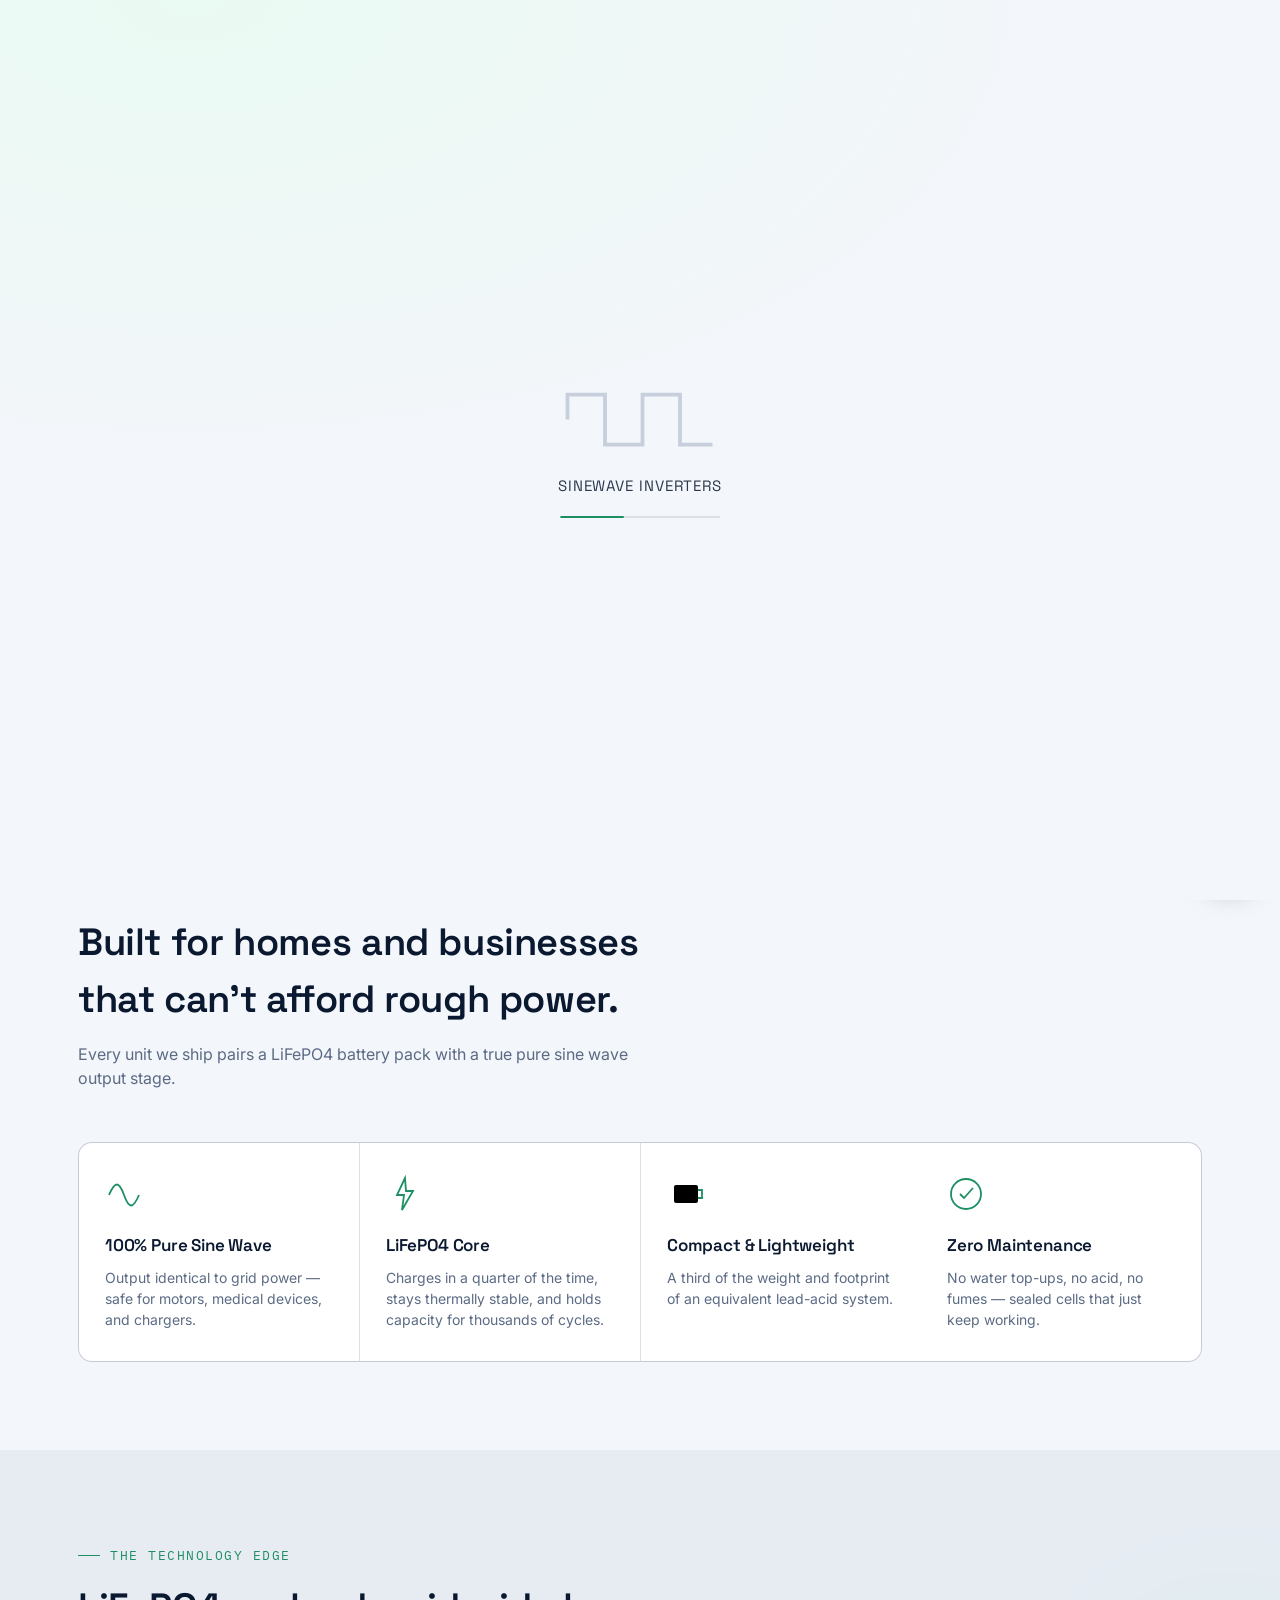
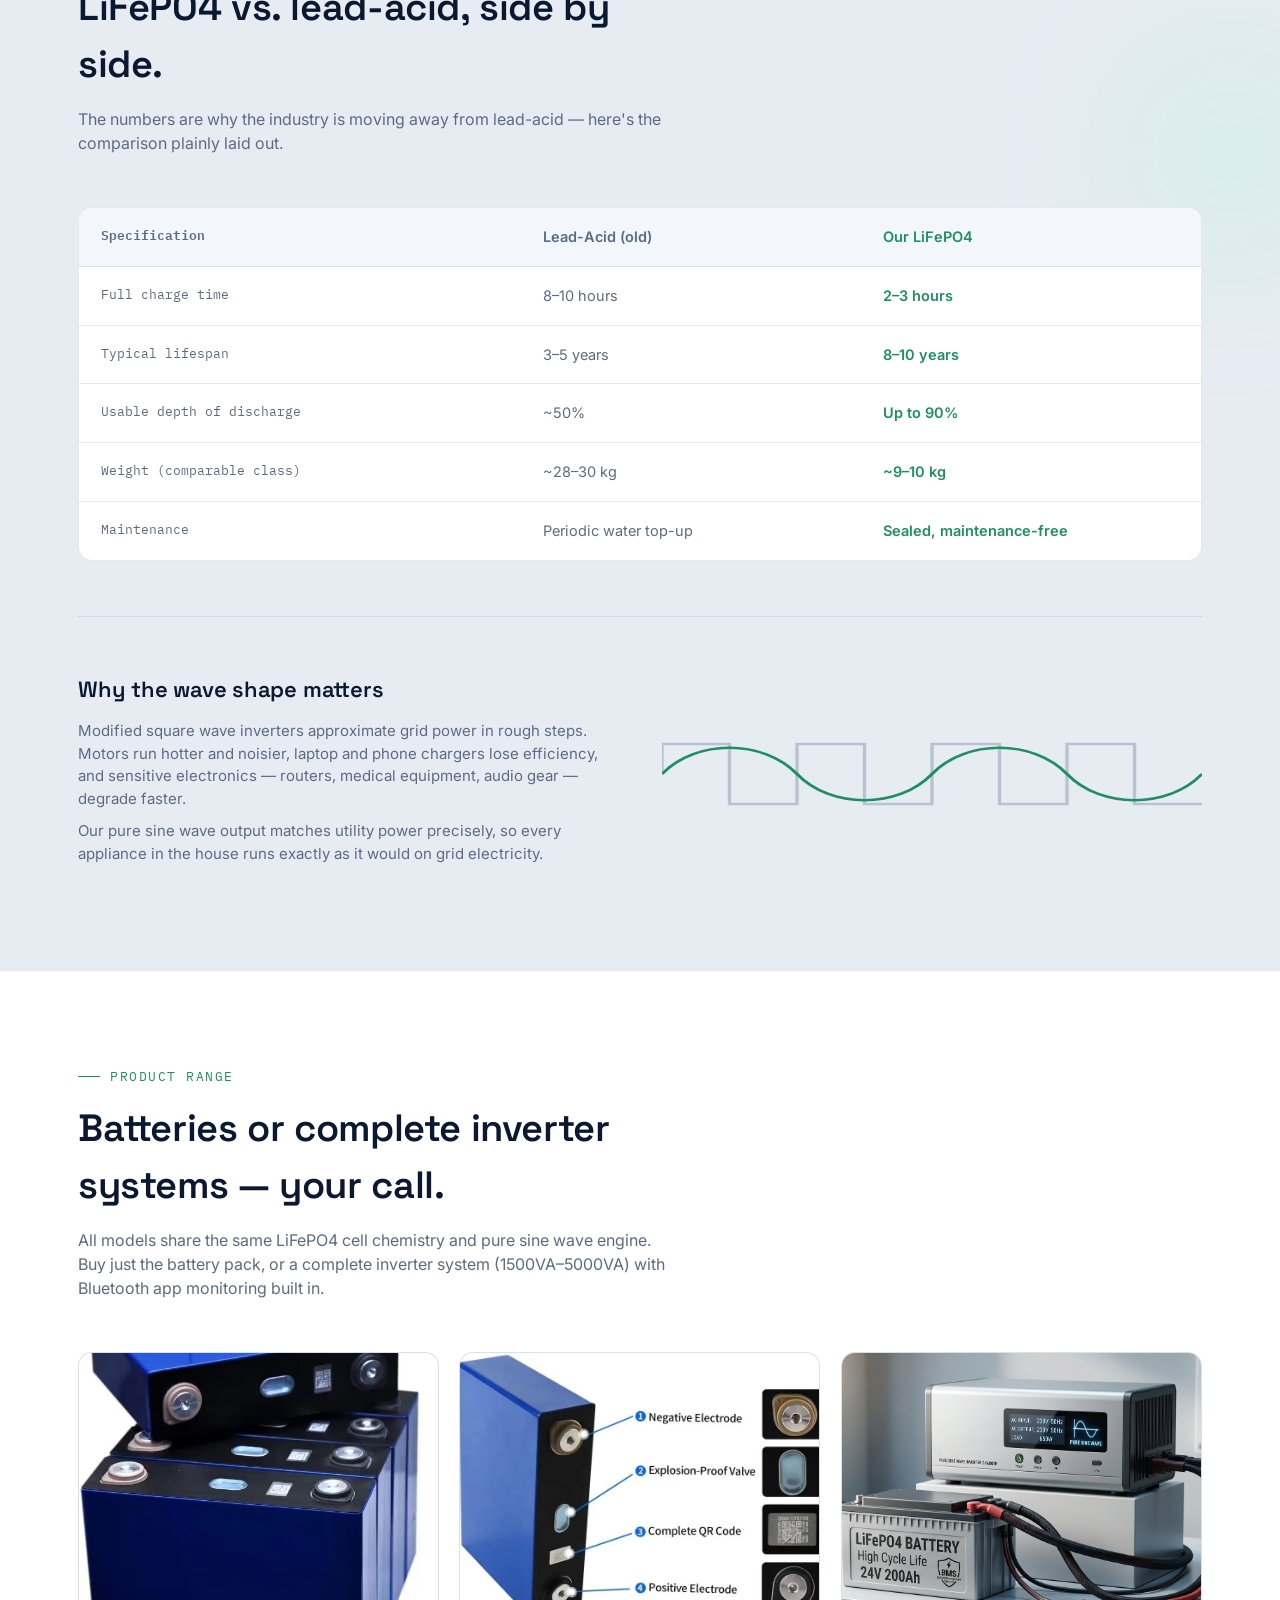
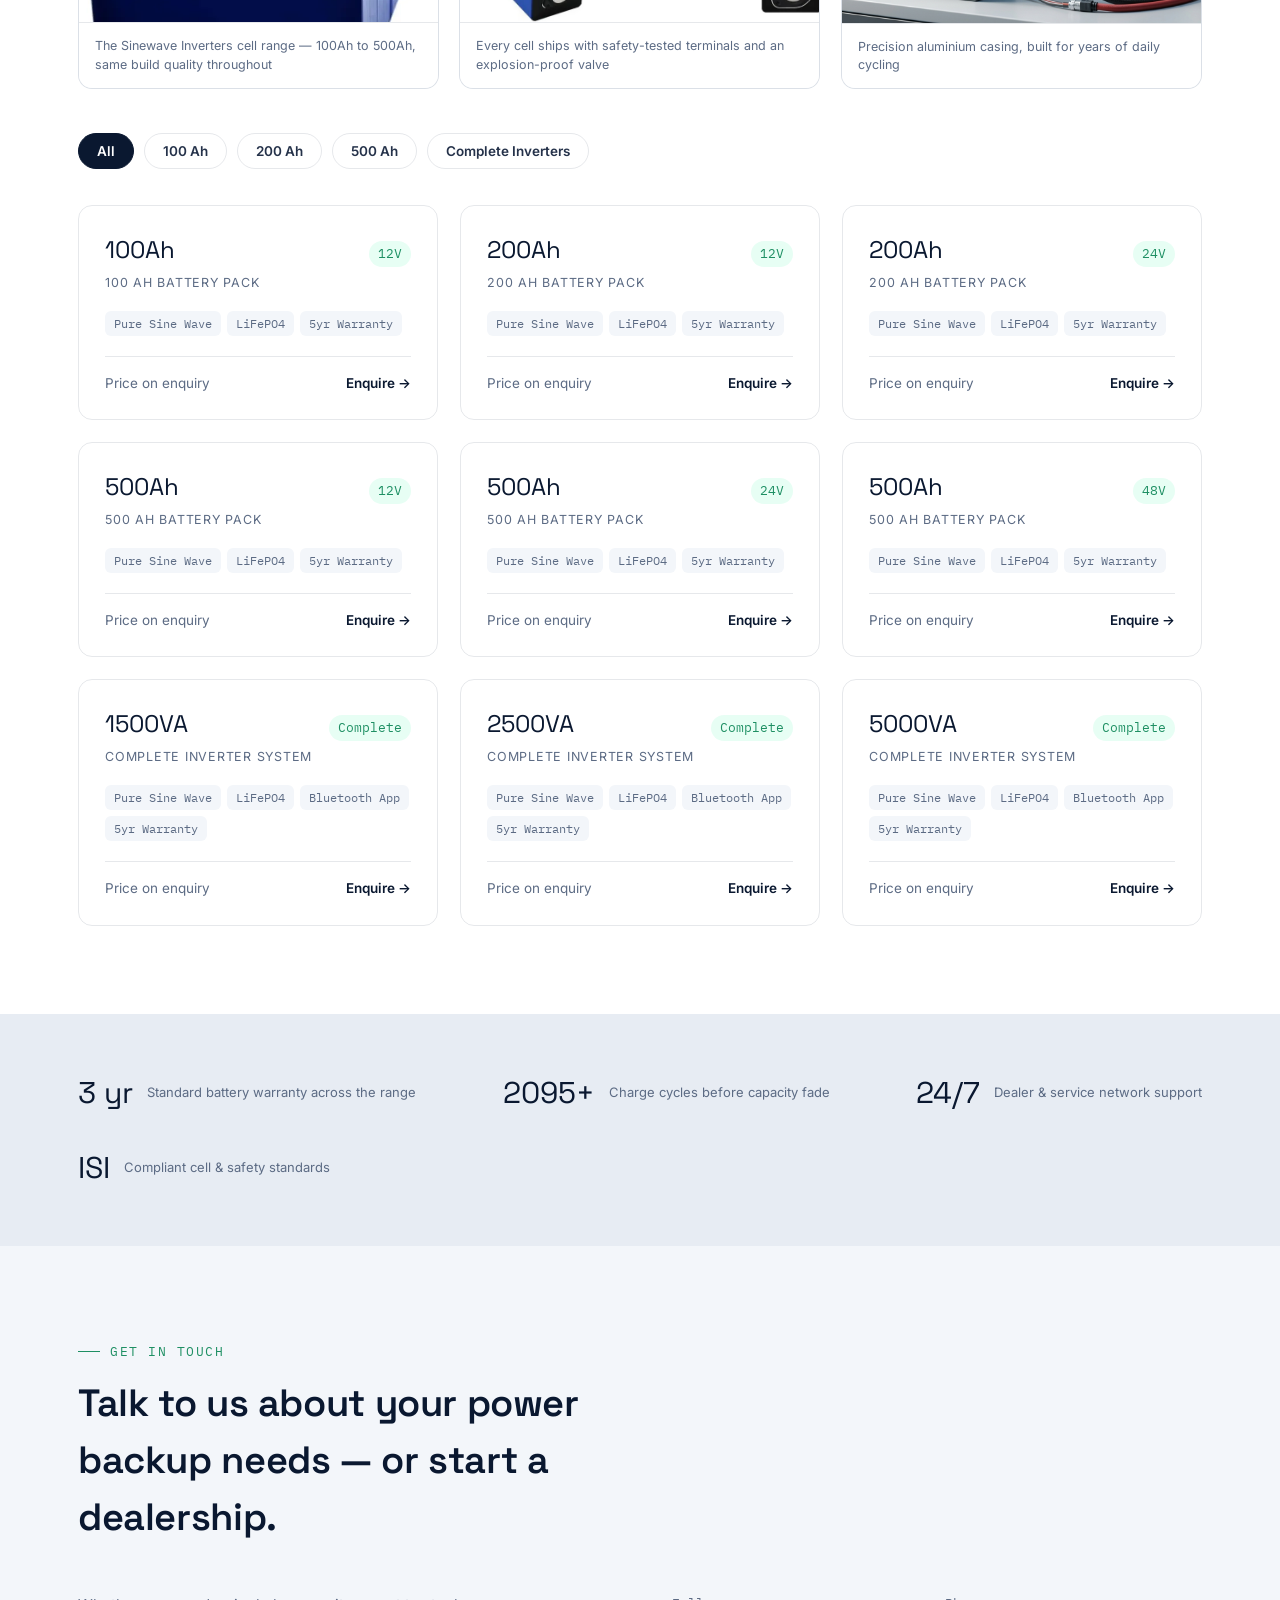
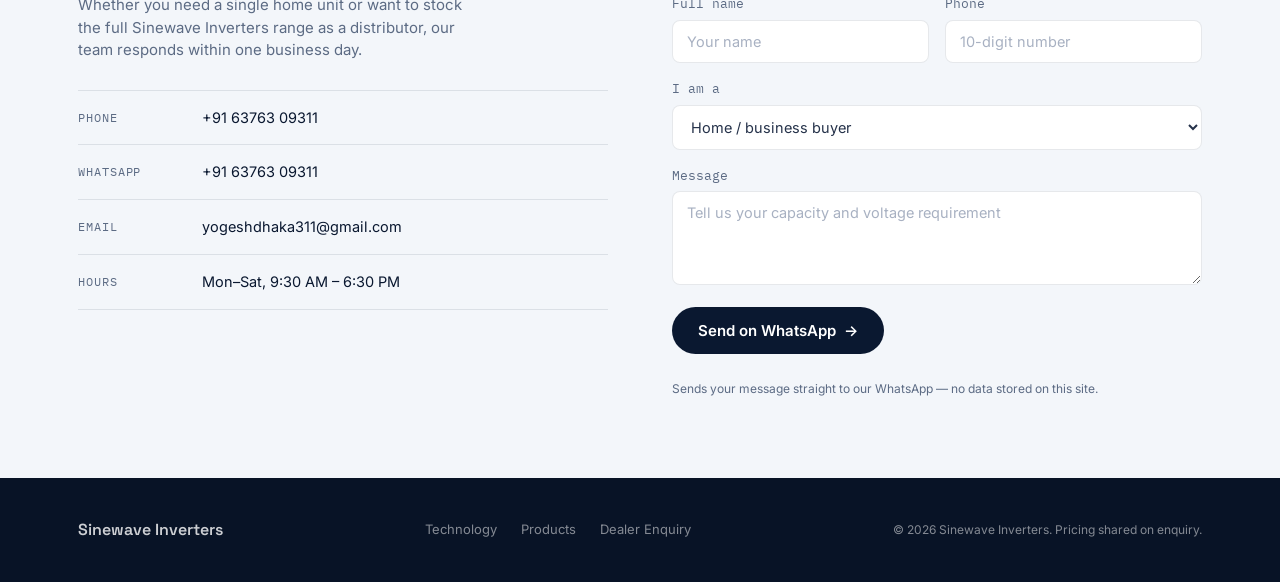
<file: index.html>
<!DOCTYPE html>
<html lang="en">
<head>
<meta charset="UTF-8">
<meta name="viewport" content="width=device-width, initial-scale=1.0">

<!-- ============ PRIMARY SEO ============ -->
<title>Sinewave Inverters — LiFePO4 Batteries &amp; Pure Sine Wave Inverter Systems | 1500VA–5000VA</title>
<meta name="description" content="Sinewave Inverters manufactures LiFePO4 pure sine wave inverters and batteries — 100Ah–500Ah battery packs and 1500VA–5000VA complete inverter systems with Bluetooth app monitoring. 5-year warranty.">
<meta name="keywords" content="LiFePO4 inverter, pure sine wave inverter, lithium iron phosphate battery, home power backup inverter, Bluetooth inverter, inverter battery manufacturer, 5000VA inverter, dealer inverter battery">
<meta name="robots" content="index, follow">
<meta name="theme-color" content="#0A1830">
<link rel="canonical" href="https://sinepower.vercel.app/">

<!-- Domain is set to sinepower.vercel.app. If you later move to a custom
     domain, find-and-replace "sinepower.vercel.app" across this file,
     sitemap.xml and robots.txt -->

<!-- ============ SOCIAL PREVIEW (Open Graph / Twitter) ============ -->
<meta property="og:type" content="website">
<meta property="og:site_name" content="Sinewave Inverters">
<meta property="og:title" content="Sinewave Inverters — LiFePO4 Batteries & Pure Sine Wave Inverter Systems">
<meta property="og:description" content="LiFePO4 battery packs (100Ah–500Ah) and complete pure sine wave inverter systems (1500VA–5000VA) with Bluetooth monitoring. 5-year warranty.">
<meta property="og:url" content="https://sinepower.vercel.app/">
<meta property="og:image" content="https://sinepower.vercel.app/assets/battery-stack.webp">
<meta name="twitter:card" content="summary_large_image">
<meta name="twitter:title" content="Sinewave Inverters — LiFePO4 Batteries & Pure Sine Wave Inverter Systems">
<meta name="twitter:description" content="LiFePO4 battery packs and complete pure sine wave inverter systems (1500VA–5000VA) with Bluetooth monitoring.">
<meta name="twitter:image" content="https://sinepower.vercel.app/assets/battery-stack.webp">

<!-- Google Search Console ownership verification -->
<meta name="google-site-verification" content="wMZaxv_zjZL9ARDn1_PmYzgYtuaixyaL3ocqLYp9uR8">

<link rel="icon" href="/favicon.ico" sizes="any">
<link rel="icon" type="image/svg+xml" href="favicon.svg">
<link rel="icon" type="image/png" sizes="32x32" href="favicon-32x32.png">
<link rel="apple-touch-icon" href="apple-touch-icon.png">
<link rel="preconnect" href="https://fonts.googleapis.com">
<link href="https://fonts.googleapis.com/css2?family=Space+Grotesk:wght@400;500;600;700&family=Inter:wght@400;500;600;700&family=IBM+Plex+Mono:wght@400;500&display=swap" rel="stylesheet">
<link rel="stylesheet" href="styles.css">

<!-- ============ STRUCTURED DATA (helps Google + AI search understand the site) ============ -->
<script type="application/ld+json">
{
  "@context": "https://schema.org",
  "@type": "Organization",
  "name": "Sinewave Inverters",
  "url": "https://sinepower.vercel.app/",
  "logo": "https://sinepower.vercel.app/icon-192.png",
  "description": "Sinewave Inverters manufactures LiFePO4 pure sine wave batteries and complete inverter systems for home and business power backup.",
  "telephone": "+91-6376309311",
  "email": "yogeshdhaka311@gmail.com",
  "contactPoint": {
    "@type": "ContactPoint",
    "telephone": "+91-6376309311",
    "contactType": "customer service",
    "email": "yogeshdhaka311@gmail.com",
    "areaServed": "IN"
  },
  "sameAs": [
    "https://wa.me/916376309311"
  ]
}
</script>
<script type="application/ld+json">
{
  "@context": "https://schema.org",
  "@type": "FAQPage",
  "mainEntity": [
    {
      "@type": "Question",
      "name": "What is LiFePO4 and why does Sinewave Inverters use it?",
      "acceptedAnswer": {
        "@type": "Answer",
        "text": "LiFePO4 (Lithium Iron Phosphate) is a lithium battery chemistry known for thermal stability and a long cycle life. Compared to old lead-acid batteries, it charges in 2-3 hours instead of 8-10, lasts 8-10 years instead of 3-5, and is sealed and maintenance-free."
      }
    },
    {
      "@type": "Question",
      "name": "Does Sinewave Inverters sell just the battery, or a complete inverter?",
      "acceptedAnswer": {
        "@type": "Answer",
        "text": "Both. You can buy a standalone LiFePO4 battery pack (100Ah, 200Ah, or 500Ah) to pair with your existing inverter, or a complete pure sine wave inverter system (1500VA, 2500VA, or 5000VA) with the battery built in."
      }
    },
    {
      "@type": "Question",
      "name": "What battery capacities and voltages are available?",
      "acceptedAnswer": {
        "@type": "Answer",
        "text": "100Ah is available in 12V. 200Ah is available in 12V and 24V. 500Ah is available in 12V, 24V, and 48V."
      }
    },
    {
      "@type": "Question",
      "name": "Do Sinewave Inverters inverters have Bluetooth?",
      "acceptedAnswer": {
        "@type": "Answer",
        "text": "Yes, all complete Sinewave Inverters inverter systems (1500VA-5000VA) include Bluetooth connectivity for app-based monitoring of charge level, load, and alerts."
      }
    },
    {
      "@type": "Question",
      "name": "What warranty does Sinewave Inverters offer?",
      "acceptedAnswer": {
        "@type": "Answer",
        "text": "Sinewave Inverters batteries carry a 5-year standard warranty and are rated for 3000+ charge cycles."
      }
    },
    {
      "@type": "Question",
      "name": "How do I get pricing or become an Sinewave Inverters dealer?",
      "acceptedAnswer": {
        "@type": "Answer",
        "text": "Pricing is shared on enquiry. Message Sinewave Inverters on WhatsApp or phone at +91 63763 09311, or email yogeshdhaka311@gmail.com, and mention whether you're a buyer or a prospective dealer."
      }
    }
  ]
}
</script>
</head>
<body>

<!-- PRELOADER -->
<div class="preloader" id="preloader">
  <svg class="preloader-mark" viewBox="0 0 120 60">
    <path class="pl-square" d="M2,30 L2,10 L32,10 L32,50 L62,50 L62,10 L92,10 L92,50 L118,50"/>
    <path class="pl-sine" d="M2,30 C17,4 32,4 47,30 C62,56 77,56 92,30 C97,21 102,17 108,17"/>
  </svg>
  <div class="preloader-label">Sinewave Inverters</div>
  <div class="preloader-bar"><span></span></div>
</div>

<!-- AI SUPPORT CHAT WIDGET -->
<div class="chat-widget" id="chatWidget">

  <!-- Launcher button -->
  <button class="chat-launcher" id="chatLauncher" aria-label="Open Sinewave Inverters support chat" aria-expanded="false">
    <svg class="ic-chat" viewBox="0 0 26 26"><path d="M4 6h18a1 1 0 0 1 1 1v10a1 1 0 0 1-1 1H10l-5 4v-4H4a1 1 0 0 1-1-1V7a1 1 0 0 1 1-1Z"/><path d="M7.5 10.5 C9 8, 10.5 8, 11.5 10.5 S13.5 13, 15 10.5" class="ic-wave"/></svg>
    <svg class="ic-close" viewBox="0 0 24 24"><path d="M6 6l12 12M18 6L6 18"/></svg>
    <span class="chat-dot"></span>
  </button>

  <!-- Chat panel -->
  <div class="chat-panel" id="chatPanel" role="dialog" aria-label="Sinewave Inverters support chat">
    <div class="chat-header">
      <div class="chat-header-info">
        <svg class="chat-logo-mark" viewBox="0 0 26 26"><path d="M1 13 C4 4, 8 4, 11 13 S18 22, 21 13 S25 13, 25 13"/></svg>
        <div>
          <div class="chat-title">Sinewave Inverters Assistant</div>
          <div class="chat-status"><span class="status-dot"></span>Powered by AI · Online</div>
        </div>
      </div>
      <a class="chat-wa-icon" href="https://wa.me/916376309311?text=Hi%20Sinewave Inverters%2C%20I%27d%20like%20to%20talk%20to%20your%20team." target="_blank" rel="noopener" aria-label="Continue on WhatsApp" title="Continue on WhatsApp">
        <svg viewBox="0 0 32 32"><path d="M16 3C9 3 3.3 8.6 3.3 15.6c0 2.4.7 4.7 1.9 6.7L3 29l6.9-2.1c1.9 1 4 1.6 6.1 1.6 7 0 12.7-5.6 12.7-12.6C28.7 8.6 23 3 16 3Zm0 23c-1.9 0-3.8-.5-5.4-1.5l-.4-.2-4.1 1.3 1.3-4-.3-.4a10.4 10.4 0 0 1-1.6-5.6C5.5 9.7 10.2 5 16 5c5.8 0 10.5 4.7 10.5 10.5C26.5 21.3 21.8 26 16 26Z"/><path d="M21.4 18.3c-.3-.2-1.9-1-2.2-1.1-.3-.1-.5-.2-.7.2-.2.3-.8 1-1 1.3-.2.2-.3.2-.6.1-.3-.2-1.3-.5-2.4-1.5-.9-.8-1.5-1.8-1.7-2.1-.2-.3 0-.5.1-.6.1-.1.3-.3.4-.5.2-.2.2-.3.3-.5.1-.2 0-.4 0-.6-.1-.2-.7-1.7-1-2.3-.3-.6-.5-.5-.7-.5h-.6c-.2 0-.5.1-.8.4-.3.3-1 1-1 2.4 0 1.4 1 2.8 1.2 3 .1.2 2 3.1 4.9 4.3.7.3 1.2.5 1.6.6.7.2 1.3.2 1.8.1.5-.1 1.9-.8 2.1-1.5.3-.7.3-1.3.2-1.5-.1-.1-.3-.2-.6-.4Z"/></svg>
      </a>
    </div>

    <div class="chat-messages" id="chatMessages"></div>

    <div class="chat-typing" id="chatTyping" hidden>
      <span></span><span></span><span></span>
    </div>

    <form class="chat-input-row" id="chatForm">
      <input type="text" id="chatInput" placeholder="Ask about capacity, warranty, price..." maxlength="500" autocomplete="off" required>
      <button type="submit" class="chat-send" aria-label="Send">
        <svg viewBox="0 0 24 24"><path d="M3 11.5 21 3l-8.5 18-2.2-7.3L3 11.5Z"/></svg>
      </button>
    </form>
    <a class="chat-wa-fallback" href="https://wa.me/916376309311?text=Hi%20Sinewave Inverters%2C%20I%27d%20like%20to%20talk%20to%20your%20team." target="_blank" rel="noopener">
      Prefer a human? Continue on WhatsApp →
    </a>
  </div>
</div>

<header id="siteHeader">
  <nav>
    <a href="#top" class="logo">
      <svg class="mark" viewBox="0 0 26 26"><path class="mark-path" d="M1 13 C4 4, 8 4, 11 13 S18 22, 21 13 S25 13, 25 13"/></svg>
      Sinewave Inverters
    </a>
    <ul class="nav-links" id="navLinks">
      <li><a href="#tech">Technology</a></li>
      <li><a href="#products">Products</a></li>
      <li><a href="#warranty">Warranty</a></li>
      <li><a href="#contact">Contact</a></li>
      <li><a href="#contact" class="nav-cta">Become a Dealer</a></li>
    </ul>
    <button class="menu-toggle" id="menuToggle" aria-label="Toggle menu"><span></span><span></span><span></span></button>
  </nav>
</header>

<main id="top">

  <!-- HERO -->
  <section class="hero">
    <div class="hero-bg" aria-hidden="true">
      <div class="blob blob-1"></div>
      <div class="blob blob-2"></div>
      <div class="particles" id="particles"></div>
    </div>
    <div class="wrap hero-grid">
      <div>
        <div class="eyebrow reveal">LiFePO4 &middot; Pure Sine Wave</div>
        <h1 class="reveal" style="--d:0.05s">Power backup, <em>purified.</em></h1>
        <p class="lead reveal" style="--d:0.1s">Sinewave Inverters builds pure sine wave inverters and battery packs on LiFePO4 (Lithium Iron Phosphate) cells — faster charging, a decade-long lifespan, and current clean enough for your most sensitive appliances. Complete inverter systems come with Bluetooth app monitoring.</p>
        <div class="btn-row reveal" style="--d:0.15s">
          <a href="#products" class="btn btn-primary"><span>Explore Products</span> →</a>
          <a href="#contact" class="btn btn-ghost">Become a Dealer</a>
        </div>
        <div class="hero-stats reveal" style="--d:0.2s">
          <div><strong class="count" data-count="4" data-suffix="×">0×</strong><span>Faster charging</span></div>
          <div><strong class="count" data-count="10" data-suffix=" yr">0 yr</strong><span>Typical lifespan</span></div>
          <div><strong class="count" data-count="3" data-prefix="1/">1/0</strong><span>The weight of lead-acid</span></div>
        </div>
      </div>
      <div class="wave-box reveal" style="--d:0.1s">
        <svg viewBox="0 0 460 160" preserveAspectRatio="none">
          <path class="wave-square" d="M0,80 L0,30 L57,30 L57,130 L115,130 L115,30 L172,30 L172,130 L230,130 L230,30 L287,30 L287,130 L345,130 L345,30 L402,30 L402,130 L460,130"/>
          <path class="wave-sine" d="M0,80 C38,10 78,10 115,80 C153,150 192,150 230,80 C268,10 307,10 345,80 C383,150 422,150 460,80"/>
        </svg>
        <div class="wave-labels">
          <span class="wl-old">— Old: Modified Square Wave</span>
          <span class="wl-new">Sinewave Inverters: Pure Sine Wave —</span>
        </div>
        <p class="wave-caption">Cheaper inverters approximate a sine wave with rough steps — motors buzz, chargers overheat, sensitive electronics wear out faster. Sinewave Inverters reproduces the smooth curve of grid power exactly.</p>
      </div>
    </div>
  </section>

  <div class="divider" aria-hidden="true">
    <svg viewBox="0 0 1200 34" preserveAspectRatio="none"><path d="M0,17 C50,0 100,34 150,17 C200,0 250,34 300,17 C350,0 400,34 450,17 C500,0 550,34 600,17 C650,0 700,34 750,17 C800,0 850,34 900,17 C950,0 1000,34 1050,17 C1100,0 1150,34 1200,17" fill="none" stroke="#E7ECF3" stroke-width="2"/></svg>
  </div>

  <!-- BENEFITS -->
  <section class="benefits" id="benefits">
    <div class="wrap">
      <div class="section-head reveal">
        <div class="eyebrow">Why Sinewave Inverters</div>
        <h2>Built for homes and businesses that can't afford rough power.</h2>
        <p>Every unit we ship pairs a LiFePO4 battery pack with a true pure sine wave output stage.</p>
      </div>
      <div class="benefit-grid">
        <div class="benefit-card reveal" style="--d:0s">
          <svg class="icon" viewBox="0 0 38 38"><path d="M4,20 C10,6 14,6 19,20 C24,34 28,34 34,20"/></svg>
          <h3>100% Pure Sine Wave</h3>
          <p>Output identical to grid power — safe for motors, medical devices, and chargers.</p>
        </div>
        <div class="benefit-card reveal" style="--d:0.08s">
          <svg class="icon" viewBox="0 0 38 38"><path d="M19,3 L11,20 L18,20 L16,35 L27,16 L20,16 Z"/></svg>
          <h3>LiFePO4 Core</h3>
          <p>Charges in a quarter of the time, stays thermally stable, and holds capacity for thousands of cycles.</p>
        </div>
        <div class="benefit-card reveal" style="--d:0.16s">
          <svg class="icon" viewBox="0 0 38 38"><rect x="7" y="10" width="24" height="18" rx="2"/><path d="M31,15 L35,15 L35,23 L31,23"/></svg>
          <h3>Compact &amp; Lightweight</h3>
          <p>A third of the weight and footprint of an equivalent lead-acid system.</p>
        </div>
        <div class="benefit-card reveal" style="--d:0.24s">
          <svg class="icon" viewBox="0 0 38 38"><circle cx="19" cy="19" r="15"/><path d="M13,19 L17,23 L26,13"/></svg>
          <h3>Zero Maintenance</h3>
          <p>No water top-ups, no acid, no fumes — sealed cells that just keep working.</p>
        </div>
      </div>
    </div>
  </section>

  <!-- TECHNOLOGY -->
  <section class="tech" id="tech">
    <div class="tech-bg" aria-hidden="true"><div class="blob blob-3"></div></div>
    <div class="wrap">
      <div class="section-head reveal">
        <div class="eyebrow">The Technology Edge</div>
        <h2>LiFePO4 vs. lead-acid, side by side.</h2>
        <p>The numbers are why the industry is moving away from lead-acid — here's the comparison plainly laid out.</p>
      </div>
      <div class="compare reveal">
        <div class="head">Specification</div>
        <div class="head col-old">Lead-Acid (old)</div>
        <div class="head col-new">Our LiFePO4</div>

        <div>Full charge time</div>
        <div class="col-old">8–10 hours</div>
        <div class="col-new">2–3 hours</div>

        <div>Typical lifespan</div>
        <div class="col-old">3–5 years</div>
        <div class="col-new">8–10 years</div>

        <div>Usable depth of discharge</div>
        <div class="col-old">~50%</div>
        <div class="col-new">Up to 90%</div>

        <div>Weight (comparable class)</div>
        <div class="col-old">~28–30 kg</div>
        <div class="col-new">~9–10 kg</div>

        <div>Maintenance</div>
        <div class="col-old">Periodic water top-up</div>
        <div class="col-new">Sealed, maintenance-free</div>
      </div>

      <div class="sine-note">
        <div class="reveal">
          <h3>Why the wave shape matters</h3>
          <p>Modified square wave inverters approximate grid power in rough steps. Motors run hotter and noisier, laptop and phone chargers lose efficiency, and sensitive electronics — routers, medical equipment, audio gear — degrade faster.</p>
          <p>Our pure sine wave output matches utility power precisely, so every appliance in the house runs exactly as it would on grid electricity.</p>
        </div>
        <svg class="mini-wave reveal" viewBox="0 0 400 90" preserveAspectRatio="none">
          <path class="bad" d="M0,45 L0,15 L50,15 L50,75 L100,75 L100,15 L150,15 L150,75 L200,75 L200,15 L250,15 L250,75 L300,75 L300,15 L350,15 L350,75 L400,75"/>
          <path class="good" d="M0,45 C25,10 75,10 100,45 C125,80 175,80 200,45 C225,10 275,10 300,45 C325,80 375,80 400,45"/>
        </svg>
      </div>
    </div>
  </section>

  <!-- PRODUCTS -->
  <section class="products" id="products">
    <div class="wrap">
      <div class="section-head reveal">
        <div class="eyebrow">Product Range</div>
        <h2>Batteries or complete inverter systems — your call.</h2>
        <p>All models share the same LiFePO4 cell chemistry and pure sine wave engine. Buy just the battery pack, or a complete inverter system (1500VA–5000VA) with Bluetooth app monitoring built in.</p>
      </div>

      <div class="product-gallery">
        <figure class="gallery-item reveal" style="--d:0s">
          <img src="assets/battery-stack.webp" alt="Sinewave Inverters LiFePO4 battery cells stacked, showing the 100Ah to 500Ah range" loading="lazy">
          <figcaption>The Sinewave Inverters cell range — 100Ah to 500Ah, same build quality throughout</figcaption>
        </figure>
        <figure class="gallery-item reveal" style="--d:0.08s">
          <img src="assets/battery-features.webp" alt="Labelled diagram of an Sinewave Inverters cell showing negative electrode, explosion-proof valve, QR code and positive electrode" loading="lazy">
          <figcaption>Every cell ships with safety-tested terminals and an explosion-proof valve</figcaption>
        </figure>
        <figure class="gallery-item reveal" style="--d:0.16s">
          <img src="assets/battery-single.webp" alt="Single Sinewave Inverters LiFePO4 battery cell in a precision aluminium casing" loading="lazy">
          <figcaption>Precision aluminium casing, built for years of daily cycling</figcaption>
        </figure>
      </div>

      <div class="filter-row reveal" id="filterRow">
        <button class="filter-btn active" data-filter="all">All</button>
        <button class="filter-btn" data-filter="100">100 Ah</button>
        <button class="filter-btn" data-filter="200">200 Ah</button>
        <button class="filter-btn" data-filter="500">500 Ah</button>
        <button class="filter-btn" data-filter="inverter">Complete Inverters</button>
      </div>
      <div class="product-grid" id="productGrid"></div>
    </div>
  </section>

  <!-- WARRANTY -->
  <section class="warranty" id="warranty">
    <div class="wrap">
      <div class="warranty-item reveal" style="--d:0s"><span class="num count" data-count="5" data-suffix=" yr">0 yr</span><span class="lbl">Standard battery warranty across the range</span></div>
      <div class="warranty-item reveal" style="--d:0.08s"><span class="num count" data-count="3000" data-suffix="+">0+</span><span class="lbl">Charge cycles before capacity fade</span></div>
      <div class="warranty-item reveal" style="--d:0.16s"><span class="num">24/7</span><span class="lbl">Dealer &amp; service network support</span></div>
      <div class="warranty-item reveal" style="--d:0.24s"><span class="num">ISI</span><span class="lbl">Compliant cell &amp; safety standards</span></div>
    </div>
  </section>

  <!-- CONTACT -->
  <section class="contact" id="contact">
    <div class="wrap">
      <div class="eyebrow reveal">Get in Touch</div>
      <h2 class="reveal">Talk to us about your power backup needs — or start a dealership.</h2>
      <div class="contact-grid">
        <div class="contact-info reveal">
          <p>Whether you need a single home unit or want to stock the full Sinewave Inverters range as a distributor, our team responds within one business day.</p>
          <div class="info-row"><span class="lbl">Phone</span><span class="val"><a href="tel:+916376309311">+91 63763 09311</a></span></div>
          <div class="info-row"><span class="lbl">WhatsApp</span><span class="val"><a href="https://wa.me/916376309311" target="_blank" rel="noopener">+91 63763 09311</a></span></div>
          <div class="info-row"><span class="lbl">Email</span><span class="val"><a href="mailto:yogeshdhaka311@gmail.com">yogeshdhaka311@gmail.com</a></span></div>
          <div class="info-row"><span class="lbl">Hours</span><span class="val">Mon–Sat, 9:30 AM – 6:30 PM</span></div>
        </div>
        <form id="enquiryForm" class="reveal">
          <div class="row-2">
            <div class="field"><label for="name">Full name</label><input id="name" type="text" placeholder="Your name" required></div>
            <div class="field"><label for="phone">Phone</label><input id="phone" type="tel" placeholder="10-digit number" required></div>
          </div>
          <div class="field"><label for="type">I am a</label>
            <select id="type">
              <option>Home / business buyer</option>
              <option>Prospective dealer / distributor</option>
              <option>Existing customer — warranty support</option>
            </select>
          </div>
          <div class="field"><label for="msg">Message</label><textarea id="msg" rows="4" placeholder="Tell us your capacity and voltage requirement"></textarea></div>
          <button type="submit" class="btn btn-primary"><span>Send on WhatsApp</span> →</button>
          <p class="form-note">Sends your message straight to our WhatsApp — no data stored on this site.</p>
        </form>
      </div>
    </div>
  </section>

</main>

<footer>
  <div class="wrap">
    <div class="f-logo">Sinewave Inverters</div>
    <ul class="f-links">
      <li><a href="#tech">Technology</a></li>
      <li><a href="#products">Products</a></li>
      <li><a href="#contact">Dealer Enquiry</a></li>
    </ul>
    <small>&copy; 2026 Sinewave Inverters. Pricing shared on enquiry.</small>
  </div>
</footer>

<script src="script.js"></script>
</body>
</html>
</file>
<file: styles.css>
:root{
  --ink:#0A1830;
  --ink-2:#0F2340;
  --volt:#39F2A0;
  --volt-dim:#1E8F63;
  --white:#FFFFFF;
  --cloud:#F3F6FA;
  --cloud-2:#E7ECF3;
  --slate:#5C6B84;
  --slate-dark:#25324A;
  --line:rgba(255,255,255,0.10);
  --line-dark:rgba(15,35,64,0.10);
  --radius:14px;
  --disp:'Space Grotesk',sans-serif;
  --body:'Inter',sans-serif;
  --mono:'IBM Plex Mono',monospace;
}
*{margin:0;padding:0;box-sizing:border-box;}
html{scroll-behavior:smooth;}
body{
  font-family:var(--body);color:var(--slate-dark);background:var(--white);
  line-height:1.5;-webkit-font-smoothing:antialiased;overflow-x:hidden;
}
img,svg{display:block;max-width:100%;}
a{color:inherit;text-decoration:none;}
ul{list-style:none;}
button{font-family:inherit;cursor:pointer;border:none;background:none;}
.wrap{max-width:1180px;margin:0 auto;padding:0 28px;}
section{position:relative;perspective:1200px;}
h1,h2,h3,h4{font-family:var(--disp);font-weight:600;letter-spacing:-0.01em;color:var(--ink);}
.eyebrow{
  font-family:var(--mono);font-size:12.5px;letter-spacing:0.12em;text-transform:uppercase;
  color:var(--volt-dim);display:flex;align-items:center;gap:10px;margin-bottom:14px;
}
.eyebrow::before{content:"";width:22px;height:1px;background:var(--volt-dim);display:inline-block;}
:focus-visible{outline:2px solid var(--volt);outline-offset:3px;}

@media (prefers-reduced-motion: reduce){
  *{animation-duration:0.001ms !important;animation-iteration-count:1 !important;transition-duration:0.001ms !important;scroll-behavior:auto !important;}
}

/* ================= PRELOADER — 2s animated intro ================= */
.preloader{
  position:fixed;inset:0;z-index:1000;
  background:radial-gradient(120% 90% at 15% 0%,#EAFBF3 0%,var(--cloud) 55%);
  display:flex;flex-direction:column;align-items:center;justify-content:center;gap:18px;
  transition:opacity .6s ease, visibility .6s ease;
}
.preloader.hidden{opacity:0;visibility:hidden;pointer-events:none;}
.preloader-mark{width:150px;height:auto;}
.pl-square{stroke:#C7CFDC;stroke-width:3;fill:none;animation:plFade 2.2s ease-in-out infinite;}
.pl-sine{
  stroke:var(--volt-dim);stroke-width:3.5;fill:none;stroke-linecap:round;
  stroke-dasharray:260;stroke-dashoffset:260;
  animation:plDraw 2.2s ease-in-out infinite, plBlink 2.2s ease-in-out infinite;
}
@keyframes plFade{0%,100%{opacity:1;}50%{opacity:.2;}}
@keyframes plDraw{0%{stroke-dashoffset:260;}45%,60%{stroke-dashoffset:0;}100%{stroke-dashoffset:-260;}}
@keyframes plBlink{0%,40%{filter:drop-shadow(0 0 0 rgba(57,242,160,0));}55%{filter:drop-shadow(0 0 10px rgba(30,143,99,0.55));}70%,100%{filter:drop-shadow(0 0 0 rgba(57,242,160,0));}}
.preloader-label{font-family:var(--disp);color:var(--ink);font-size:15px;letter-spacing:.06em;text-transform:uppercase;opacity:.85;}
.preloader-bar{width:160px;height:2px;background:var(--line-dark);border-radius:2px;overflow:hidden;}
.preloader-bar span{display:block;height:100%;width:40%;background:var(--volt-dim);border-radius:2px;animation:plBar 1.1s ease-in-out infinite;}
@keyframes plBar{0%{transform:translateX(-100%);}100%{transform:translateX(350%);}}

/* ================= AI SUPPORT CHAT WIDGET ================= */
.chat-widget{position:fixed;right:22px;bottom:22px;z-index:200;font-family:var(--body);}

.chat-launcher{
  position:relative;width:58px;height:58px;border-radius:50%;
  background:var(--ink);border:1px solid rgba(255,255,255,0.12);
  display:flex;align-items:center;justify-content:center;
  box-shadow:0 12px 28px rgba(10,24,48,0.35);
  transition:transform .2s, box-shadow .2s;
  animation:chatPulse 2.8s ease-in-out infinite;
}
.chat-launcher:hover{transform:scale(1.07);}
.chat-launcher .ic-chat{width:26px;height:26px;}
.chat-launcher .ic-chat path:first-child{fill:none;stroke:var(--white);stroke-width:1.6;stroke-linejoin:round;}
.chat-launcher .ic-wave{fill:none;stroke:var(--volt);stroke-width:1.8;stroke-linecap:round;}
.chat-launcher .ic-close{width:20px;height:20px;position:absolute;opacity:0;transform:scale(.6);transition:.2s;}
.chat-launcher .ic-close path{stroke:var(--white);stroke-width:2;stroke-linecap:round;}
.chat-widget.open .chat-launcher .ic-chat{opacity:0;transform:scale(.6);}
.chat-widget.open .chat-launcher .ic-close{opacity:1;transform:scale(1);}
.chat-widget .ic-chat{transition:.2s;}
.chat-dot{position:absolute;top:2px;right:2px;width:12px;height:12px;border-radius:50%;background:var(--volt);border:2px solid var(--ink);animation:dotPing 2.2s ease-in-out infinite;}
.chat-widget.open .chat-dot{display:none;}
@keyframes chatPulse{
  0%,100%{box-shadow:0 12px 28px rgba(10,24,48,0.35);}
  50%{box-shadow:0 12px 28px rgba(10,24,48,0.35), 0 0 0 9px rgba(57,242,160,0.10);}
}
@keyframes dotPing{0%,100%{transform:scale(1);opacity:1;}50%{transform:scale(1.25);opacity:.6;}}

.chat-panel{
  position:absolute;right:0;bottom:76px;width:360px;max-width:calc(100vw - 32px);height:520px;max-height:70vh;
  background:var(--white);border-radius:18px;overflow:hidden;
  display:flex;flex-direction:column;
  box-shadow:0 24px 60px rgba(10,24,48,0.28);border:1px solid var(--line-dark);
  opacity:0;transform:translateY(16px) scale(.97);pointer-events:none;
  transition:opacity .22s ease, transform .22s ease;
}
.chat-widget.open .chat-panel{opacity:1;transform:translateY(0) scale(1);pointer-events:auto;}

.chat-header{
  background:var(--ink);color:var(--white);padding:16px 16px;
  display:flex;align-items:center;justify-content:space-between;gap:10px;flex-shrink:0;
}
.chat-header-info{display:flex;align-items:center;gap:10px;}
.chat-logo-mark{width:22px;height:22px;flex-shrink:0;}
.chat-logo-mark path{stroke:var(--volt);stroke-width:2.3;fill:none;stroke-linecap:round;stroke-dasharray:60;animation:logoFlow 3s linear infinite, logoGlow 2.4s ease-in-out infinite;}
.chat-title{font-family:var(--disp);font-size:14.5px;font-weight:600;}
.chat-status{font-size:11px;color:rgba(255,255,255,0.6);display:flex;align-items:center;gap:5px;margin-top:2px;}
.status-dot{width:6px;height:6px;border-radius:50%;background:var(--volt);display:inline-block;animation:dotPing 2.2s ease-in-out infinite;}
.chat-wa-icon{width:30px;height:30px;border-radius:50%;background:#25D366;display:flex;align-items:center;justify-content:center;flex-shrink:0;transition:transform .2s;}
.chat-wa-icon:hover{transform:scale(1.08);}
.chat-wa-icon svg{width:17px;height:17px;fill:#fff;}

.chat-messages{flex:1;overflow-y:auto;padding:16px;display:flex;flex-direction:column;gap:12px;background:var(--cloud);}
.chat-messages::-webkit-scrollbar{width:5px;}
.chat-messages::-webkit-scrollbar-thumb{background:var(--line-dark);border-radius:4px;}
.msg{max-width:82%;padding:10px 13px;border-radius:14px;font-size:13.5px;line-height:1.45;opacity:0;transform:translateY(8px);animation:msgIn .25s ease forwards;white-space:pre-wrap;}
@keyframes msgIn{to{opacity:1;transform:translateY(0);}}
.msg.bot{align-self:flex-start;background:var(--white);color:var(--slate-dark);border:1px solid var(--line-dark);border-bottom-left-radius:4px;}
.msg.user{align-self:flex-end;background:var(--ink);color:var(--white);border-bottom-right-radius:4px;}
.msg.error{border-color:#F0B0A8;background:#FFF3F1;color:#9A3B2E;}
.msg a{color:var(--volt-dim);font-weight:600;}
.msg.user a{color:var(--volt);}

.chat-typing{display:flex;gap:4px;padding:0 16px 8px;background:var(--cloud);flex-shrink:0;}
.chat-typing span{width:6px;height:6px;border-radius:50%;background:var(--slate);opacity:.5;animation:typingBounce 1.1s ease-in-out infinite;}
.chat-typing span:nth-child(2){animation-delay:.15s;}
.chat-typing span:nth-child(3){animation-delay:.3s;}
@keyframes typingBounce{0%,60%,100%{transform:translateY(0);opacity:.4;}30%{transform:translateY(-4px);opacity:1;}}

.chat-input-row{display:flex;flex-wrap:nowrap;align-items:center;gap:8px;padding:12px;border-top:1px solid var(--line-dark);flex-shrink:0;background:var(--white);}
.chat-input-row input{
  flex:1 1 auto;min-width:0;border:1px solid var(--line-dark);border-radius:100px;padding:10px 16px;font-size:13.5px;
  font-family:var(--body);transition:border-color .2s;
}
.chat-input-row input:focus{outline:none;border-color:var(--volt-dim);}
.chat-send{flex:0 0 38px;width:38px;height:38px;border-radius:50%;background:var(--ink);display:flex;align-items:center;justify-content:center;transition:transform .2s, background .2s;}
.chat-send:hover{background:var(--volt-dim);transform:scale(1.05);}
.chat-send svg{width:16px;height:16px;transform:translateX(-1px);}
.chat-send path{fill:var(--volt);}
.chat-send:hover path{fill:var(--white);}
.chat-send:disabled{opacity:.5;pointer-events:none;}

.chat-wa-fallback{
  display:block;text-align:center;font-size:11.5px;color:var(--slate);
  padding:9px;border-top:1px solid var(--line-dark);flex-shrink:0;background:var(--white);
  transition:color .2s;
}
.chat-wa-fallback:hover{color:var(--volt-dim);}

@media (max-width:640px){
  .chat-widget{right:14px;bottom:14px;}
  .chat-launcher{width:52px;height:52px;}
  .chat-panel{width:calc(100vw - 28px);height:min(520px, 72vh);bottom:66px;}
}

/* ================= NAV ================= */
header{
  position:fixed;top:0;left:0;right:0;z-index:100;
  background:rgba(255,255,255,0.72);backdrop-filter:blur(14px);-webkit-backdrop-filter:blur(14px);
  border-bottom:1px solid var(--line-dark);
  transition:background .3s ease, box-shadow .3s ease, height .3s ease;
}
header.scrolled{background:rgba(255,255,255,0.92);box-shadow:0 10px 30px rgba(15,35,64,0.08);}
nav{
  max-width:1180px;margin:0 auto;padding:0 28px;
  height:72px;display:flex;align-items:center;justify-content:space-between;
  transition:height .3s ease;
}
header.scrolled nav{height:62px;}
.logo{display:flex;align-items:center;gap:10px;font-family:var(--disp);font-size:20px;font-weight:700;color:var(--ink);}
.logo .mark{width:26px;height:26px;flex-shrink:0;}
.mark-path{
  stroke:var(--volt-dim);stroke-width:2.4;fill:none;stroke-linecap:round;
  stroke-dasharray:60;stroke-dashoffset:0;
  animation:logoFlow 3s linear infinite, logoGlow 2.4s ease-in-out infinite;
}
@keyframes logoFlow{to{stroke-dashoffset:-120;}}
@keyframes logoGlow{0%,100%{filter:drop-shadow(0 0 0 rgba(30,143,99,0));}50%{filter:drop-shadow(0 0 4px rgba(30,143,99,0.65));}}
.nav-links{display:flex;gap:36px;align-items:center;}
.nav-links a{font-size:14.5px;color:var(--slate-dark);transition:color .2s;position:relative;}
.nav-links a:not(.nav-cta)::after{
  content:"";position:absolute;left:0;bottom:-5px;width:0;height:1px;background:var(--volt-dim);
  transition:width .25s ease;
}
.nav-links a:not(.nav-cta):hover::after{width:100%;}
.nav-links a:hover{color:var(--ink);}
.nav-cta{background:var(--volt);color:var(--ink);padding:10px 20px;border-radius:100px;font-size:14px;font-weight:600;transition:transform .2s, box-shadow .2s;}
.nav-cta:hover{transform:translateY(-1px);box-shadow:0 8px 22px rgba(57,242,160,0.35);}
.menu-toggle{display:none;flex-direction:column;gap:5px;width:26px;}
.menu-toggle span{height:2px;background:var(--ink);border-radius:2px;transition:.25s;}
.menu-toggle.open span:nth-child(1){transform:translateY(7px) rotate(45deg);}
.menu-toggle.open span:nth-child(2){opacity:0;}
.menu-toggle.open span:nth-child(3){transform:translateY(-7px) rotate(-45deg);}

/* ================= SCROLL REVEAL (slow, slightly 3D) ================= */
.reveal{
  opacity:0;
  transform:translateY(36px) rotateX(7deg) scale(.98);
  transform-origin:bottom center;
  transition:opacity .95s cubic-bezier(.16,.8,.24,1) var(--d,0s), transform .95s cubic-bezier(.16,.8,.24,1) var(--d,0s);
  will-change:transform, opacity;
}
.reveal.in-view{opacity:1;transform:translateY(0) rotateX(0) scale(1);}

/* ================= HERO ================= */
.hero{
  background:radial-gradient(120% 90% at 15% 0%,#EAFBF3 0%,var(--cloud) 55%);
  color:var(--slate-dark);padding:168px 0 90px;overflow:hidden;
}
.hero-bg{position:absolute;inset:0;overflow:hidden;pointer-events:none;z-index:0;}
.blob{position:absolute;border-radius:50%;filter:blur(70px);opacity:.22;}
.blob-1{width:420px;height:420px;background:radial-gradient(circle,var(--volt),transparent 70%);top:-140px;right:-100px;animation:drift1 16s ease-in-out infinite;}
.blob-2{width:340px;height:340px;background:radial-gradient(circle,#2A6BFF,transparent 70%);bottom:-160px;left:-80px;animation:drift2 20s ease-in-out infinite;}
.blob-3{width:380px;height:380px;background:radial-gradient(circle,var(--volt),transparent 70%);top:10%;right:-140px;opacity:.12;animation:drift1 22s ease-in-out infinite;}
@keyframes drift1{0%,100%{transform:translate(0,0) scale(1);}50%{transform:translate(-40px,30px) scale(1.1);}}
@keyframes drift2{0%,100%{transform:translate(0,0) scale(1);}50%{transform:translate(30px,-20px) scale(1.08);}}
.particles{position:absolute;inset:0;}
.particle{
  position:absolute;bottom:-10px;width:4px;height:4px;border-radius:50%;
  background:var(--volt);opacity:.55;
  animation-name:floatUp;animation-timing-function:linear;animation-iteration-count:infinite;
}
@keyframes floatUp{
  0%{transform:translateY(0) translateX(0);opacity:0;}
  10%{opacity:.6;}
  90%{opacity:.4;}
  100%{transform:translateY(-620px) translateX(var(--drift,20px));opacity:0;}
}
.hero-grid{display:grid;grid-template-columns:1.05fr 0.95fr;gap:56px;align-items:center;position:relative;z-index:1;}
.hero h1{font-size:clamp(38px,5vw,58px);line-height:1.06;color:var(--ink);margin-bottom:22px;}
.hero h1 em{font-style:normal;background:linear-gradient(92deg,var(--volt-dim),#12B87A);-webkit-background-clip:text;background-clip:text;color:transparent;background-size:200% auto;animation:shine 4s linear infinite;}
@keyframes shine{to{background-position:200% center;}}
.hero p.lead{font-size:17.5px;color:var(--slate);max-width:480px;margin-bottom:34px;}
.btn-row{display:flex;gap:14px;flex-wrap:wrap;margin-bottom:44px;}
.btn{padding:14px 26px;border-radius:100px;font-size:15px;font-weight:600;display:inline-flex;align-items:center;gap:8px;transition:transform .2s, box-shadow .2s, background .2s, color .2s;position:relative;overflow:hidden;}
.btn-primary{background:var(--ink);color:var(--white);}
.btn-primary:hover{transform:translateY(-2px);box-shadow:0 10px 26px rgba(10,24,48,0.28);}
.btn-primary span{position:relative;}
.btn-primary::before{
  content:"";position:absolute;top:0;left:-60%;width:40%;height:100%;
  background:linear-gradient(120deg,transparent,rgba(255,255,255,0.25),transparent);
  transform:skewX(-20deg);transition:left .6s ease;
}
.btn-primary:hover::before{left:130%;}
.btn-ghost{border:1px solid var(--line-dark);color:var(--ink);}
.btn-ghost:hover{background:rgba(15,35,64,0.05);}
.hero-stats{display:flex;gap:36px;}
.hero-stats div{border-left:1px solid var(--line-dark);padding-left:16px;}
.hero-stats strong{display:block;font-family:var(--disp);font-size:25px;color:var(--ink);}
.hero-stats span{font-size:12.5px;color:var(--slate);}

/* wave visual */
.wave-box{position:relative;background:var(--white);border:1px solid var(--line-dark);border-radius:20px;padding:30px 26px 22px;z-index:1;box-shadow:0 20px 48px rgba(15,35,64,0.08);}
.wave-box svg{width:100%;height:auto;}
.wave-square{stroke:#9AA6BB;stroke-width:2.5;fill:none;animation:glitchOut 1s ease forwards 1.4s;}
.wave-sine{
  stroke:var(--volt-dim);stroke-width:3;fill:none;stroke-linecap:round;
  stroke-dasharray:1500;stroke-dashoffset:1500;opacity:0;
  animation:drawIn 1.6s cubic-bezier(.4,0,.2,1) forwards 1.55s, fadeIn .05s forwards 1.55s, idleFlow 3s linear infinite 3.2s;
}
@keyframes glitchOut{0%{opacity:1;transform:translateX(0);}25%{transform:translateX(-5px);}50%{transform:translateX(4px);opacity:.65;}75%{transform:translateX(-2px);opacity:.3;}100%{opacity:0;transform:translateX(0);}}
@keyframes drawIn{to{stroke-dashoffset:0;}}
@keyframes fadeIn{to{opacity:1;}}
@keyframes idleFlow{0%{stroke-dashoffset:0;}100%{stroke-dashoffset:-30;}}
.wave-labels{display:flex;justify-content:space-between;margin-top:14px;font-family:var(--mono);font-size:12px;}
.wl-old{color:var(--slate);animation:fadeOutSlow 1s ease forwards 1.3s;}
.wl-new{color:var(--volt-dim);opacity:0;animation:fadeIn .6s ease forwards 2.9s;}
@keyframes fadeOutSlow{to{opacity:0;}}
.wave-caption{font-size:12.5px;color:var(--slate);margin-top:16px;line-height:1.55;}

.divider{height:34px;width:100%;overflow:hidden;line-height:0;}

/* ================= BENEFITS ================= */
.benefits{background:var(--cloud);padding:88px 0;}
.section-head{max-width:600px;margin-bottom:52px;}
.section-head h2{font-size:clamp(28px,3.4vw,38px);margin-bottom:14px;}
.section-head p{color:var(--slate);font-size:16px;}
.benefit-grid{display:grid;grid-template-columns:repeat(4,1fr);gap:1px;background:var(--line-dark);border:1px solid var(--line-dark);border-radius:var(--radius);overflow:hidden;}
.benefit-card{background:var(--white);padding:32px 26px;transition:background .25s, transform .25s;}
.benefit-card:hover{background:var(--cloud);transform:translateY(-3px);}
.benefit-card .icon{width:38px;height:38px;margin-bottom:20px;transition:transform .3s;}
.benefit-card:hover .icon{transform:scale(1.12) rotate(-4deg);}
.benefit-card .icon path,.benefit-card .icon circle{stroke:var(--volt-dim);stroke-width:1.8;fill:none;}
.benefit-card h3{font-size:17px;margin-bottom:8px;}
.benefit-card p{font-size:14px;color:var(--slate);}

/* ================= TECHNOLOGY ================= */
.tech{background:var(--cloud-2);color:var(--slate-dark);padding:96px 0;overflow:hidden;}
.tech-bg{position:absolute;inset:0;overflow:hidden;pointer-events:none;}
.tech .section-head p{color:var(--slate);}
.compare{display:grid;grid-template-columns:1.3fr 1fr 1fr;border:1px solid var(--line-dark);border-radius:var(--radius);overflow:hidden;position:relative;z-index:1;background:var(--white);}
.compare>div{padding:18px 22px;border-bottom:1px solid var(--line-dark);font-size:14.5px;}
.compare>div:nth-child(3n+1){font-family:var(--mono);font-size:13px;color:var(--slate);}
.compare .head{background:var(--cloud);font-family:var(--body);font-weight:600;color:var(--ink);border-bottom:1px solid var(--line-dark);}
.compare .col-new{color:var(--volt-dim);font-weight:600;}
.compare .col-old{color:var(--slate);}
.compare>div:last-child,.compare>div:nth-last-child(2),.compare>div:nth-last-child(3){border-bottom:none;}
.compare>div{transition:background .2s;}
.compare>div:hover{background:var(--cloud);}

.sine-note{margin-top:56px;display:grid;grid-template-columns:1fr 1fr;gap:44px;align-items:center;border-top:1px solid var(--line-dark);padding-top:56px;position:relative;z-index:1;}
.sine-note h3{color:var(--ink);font-size:22px;margin-bottom:14px;}
.sine-note p{color:var(--slate);font-size:15px;margin-bottom:10px;}
.mini-wave{width:100%;height:90px;}
.mini-wave path{fill:none;stroke-width:2.5;}
.mini-wave .bad{stroke:#B9C2D1;animation:badJitter 2.6s ease-in-out infinite;}
.mini-wave .good{stroke:var(--volt-dim);stroke-dasharray:900;stroke-dashoffset:0;animation:goodFlow 4s linear infinite;}
@keyframes badJitter{0%,100%{transform:translateX(0);}50%{transform:translateX(3px);}}
@keyframes goodFlow{0%{stroke-dashoffset:0;}100%{stroke-dashoffset:-900;}}

/* ================= PRODUCTS ================= */
.products{padding:96px 0 88px;background:var(--white);}
.product-gallery{
  display:grid;grid-template-columns:repeat(3,1fr);gap:20px;
  margin-bottom:44px;
}
.gallery-item{
  border:1px solid var(--line-dark);border-radius:var(--radius);overflow:hidden;
  background:var(--cloud);transition:transform .3s, box-shadow .3s;
}
.gallery-item:hover{transform:translateY(-4px);box-shadow:0 16px 34px rgba(15,35,64,0.12);}
.gallery-item img{
  width:100%;aspect-ratio:4/3;object-fit:cover;display:block;
  transition:transform .5s ease;
}
.gallery-item:hover img{transform:scale(1.05);}
.gallery-item figcaption{
  padding:14px 16px;font-size:12.5px;color:var(--slate);line-height:1.45;
  border-top:1px solid var(--line-dark);background:var(--white);
}
.filter-row{display:flex;gap:10px;flex-wrap:wrap;margin-bottom:36px;}
.filter-btn{padding:9px 18px;border-radius:100px;font-size:13.5px;font-weight:600;border:1px solid var(--line-dark);color:var(--slate-dark);transition:.2s;}
.filter-btn.active,.filter-btn:hover{background:var(--ink);color:var(--white);border-color:var(--ink);}
.product-grid{display:grid;grid-template-columns:repeat(3,1fr);gap:22px;}
.product-card{
  border:1px solid var(--line-dark);border-radius:var(--radius);padding:26px;
  transition:transform .25s, box-shadow .25s, border-color .25s;
  opacity:0;transform:translateY(18px) scale(.98);
  animation:cardIn .5s cubic-bezier(.2,.7,.3,1) forwards;
}
@keyframes cardIn{to{opacity:1;transform:translateY(0) scale(1);}}
.product-card:hover{border-color:var(--volt-dim);transform:translateY(-4px);box-shadow:0 14px 30px rgba(15,35,64,0.1);}
.product-card .cap-row{display:flex;justify-content:space-between;align-items:baseline;margin-bottom:6px;}
.product-card .cap{font-family:var(--disp);font-size:24px;color:var(--ink);}
.product-card .volt{font-family:var(--mono);font-size:13px;color:var(--volt-dim);background:rgba(57,242,160,0.12);padding:3px 9px;border-radius:100px;}
.product-card .series{font-size:12.5px;color:var(--slate);text-transform:uppercase;letter-spacing:.06em;margin-bottom:18px;}
.product-card .spec-tags{display:flex;flex-wrap:wrap;gap:6px;margin-bottom:20px;}
.product-card .spec-tags span{font-size:11.5px;font-family:var(--mono);color:var(--slate);background:var(--cloud);padding:4px 9px;border-radius:6px;}
.product-card .price-row{display:flex;justify-content:space-between;align-items:center;padding-top:16px;border-top:1px solid var(--line-dark);}
.product-card .price{font-size:13.5px;color:var(--slate);}
.product-card .enquire{font-size:13.5px;font-weight:600;color:var(--ink);display:flex;align-items:center;gap:5px;transition:gap .2s, color .2s;}
.product-card .enquire:hover{color:var(--volt-dim);gap:8px;}

/* ================= WARRANTY ================= */
.warranty{background:var(--cloud-2);padding:56px 0;}
.warranty .wrap{display:flex;justify-content:space-between;flex-wrap:wrap;gap:30px;}
.warranty-item{display:flex;align-items:center;gap:14px;min-width:220px;}
.warranty-item .num{font-family:var(--disp);font-size:30px;color:var(--ink);}
.warranty-item .lbl{font-size:13px;color:var(--slate);line-height:1.35;}

/* ================= CONTACT ================= */
.contact{background:var(--cloud);color:var(--slate-dark);padding:96px 0 80px;overflow:hidden;}
.contact h2{color:var(--ink);font-size:clamp(28px,3.4vw,38px);margin-bottom:16px;max-width:520px;}
.contact-grid{display:grid;grid-template-columns:1fr 1fr;gap:64px;margin-top:48px;}
.contact-info p{color:var(--slate);margin-bottom:28px;font-size:15px;max-width:400px;}
.info-row{display:flex;gap:14px;padding:16px 0;border-top:1px solid var(--line-dark);}
.info-row:last-child{border-bottom:1px solid var(--line-dark);}
.info-row .lbl{font-family:var(--mono);font-size:11.5px;color:var(--slate);text-transform:uppercase;letter-spacing:.08em;width:110px;flex-shrink:0;padding-top:2px;}
.info-row .val{font-size:14.5px;color:var(--ink);}
.info-row .val a{transition:color .2s;}
.info-row .val a:hover{color:var(--volt-dim);}
form{display:flex;flex-direction:column;gap:16px;}
.field{display:flex;flex-direction:column;gap:7px;}
.field label{font-size:12.5px;color:var(--slate);font-family:var(--mono);}
.field input,.field select,.field textarea{
  background:var(--white);border:1px solid var(--line-dark);border-radius:8px;color:var(--slate-dark);
  padding:12px 14px;font-size:14.5px;font-family:var(--body);transition:border-color .2s, box-shadow .2s;
}
.field input::placeholder,.field textarea::placeholder{color:#A8B1C2;}
.field input:focus,.field select:focus,.field textarea:focus{border-color:var(--volt-dim);outline:none;box-shadow:0 0 0 3px rgba(30,143,99,0.12);}
.row-2{display:grid;grid-template-columns:1fr 1fr;gap:16px;}
form .btn-primary{align-self:flex-start;margin-top:6px;}
.form-note{font-size:12px;color:var(--slate);margin-top:10px;}

/* ================= FOOTER ================= */
footer{background:#081326;color:rgba(255,255,255,0.5);padding:40px 0;}
footer .wrap{display:flex;justify-content:space-between;align-items:center;flex-wrap:wrap;gap:16px;}
footer .f-logo{font-family:var(--disp);color:rgba(255,255,255,0.8);font-size:16px;font-weight:600;}
footer .f-links{display:flex;gap:24px;font-size:13px;}
footer .f-links a{transition:color .2s;}
footer .f-links a:hover{color:var(--volt);}
footer small{font-size:12px;}

/* ================= RESPONSIVE ================= */
@media (max-width:900px){
  .hero-grid{grid-template-columns:1fr;}
  .hero{padding-top:150px;}
  .benefit-grid{grid-template-columns:repeat(2,1fr);}
  .product-gallery{grid-template-columns:repeat(2,1fr);}
  .product-grid{grid-template-columns:repeat(2,1fr);}
  .compare{grid-template-columns:1.1fr 1fr 1fr;}
  .sine-note{grid-template-columns:1fr;}
  .contact-grid{grid-template-columns:1fr;gap:40px;}
  .warranty .wrap{justify-content:flex-start;}
}
@media (max-width:640px){
  .nav-links{position:fixed;top:72px;left:0;right:0;background:var(--white);flex-direction:column;padding:20px 28px 28px;gap:20px;border-bottom:1px solid var(--line-dark);box-shadow:0 16px 30px rgba(15,35,64,0.08);transform:translateY(-130%);opacity:0;transition:.25s;}
  .nav-links.open{transform:translateY(0);opacity:1;}
  .menu-toggle{display:flex;}
  .nav-cta{width:100%;text-align:center;}
  .benefit-grid{grid-template-columns:1fr;}
  .product-gallery{grid-template-columns:1fr;}
  .product-grid{grid-template-columns:1fr;}
  .compare{grid-template-columns:1fr;}
  .compare .head:nth-child(2),.compare .head:nth-child(3){display:none;}
  .compare>div:nth-child(3n+2)::before{content:"Lead-Acid: ";font-family:var(--body);color:var(--slate);}
  .compare>div:nth-child(3n)::before{content:"Our LiFePO4: ";font-family:var(--body);color:var(--volt-dim);}
  .row-2{grid-template-columns:1fr;}
  .hero-stats{gap:20px;flex-wrap:wrap;}
  footer .wrap{flex-direction:column;text-align:center;}
}
</file>
